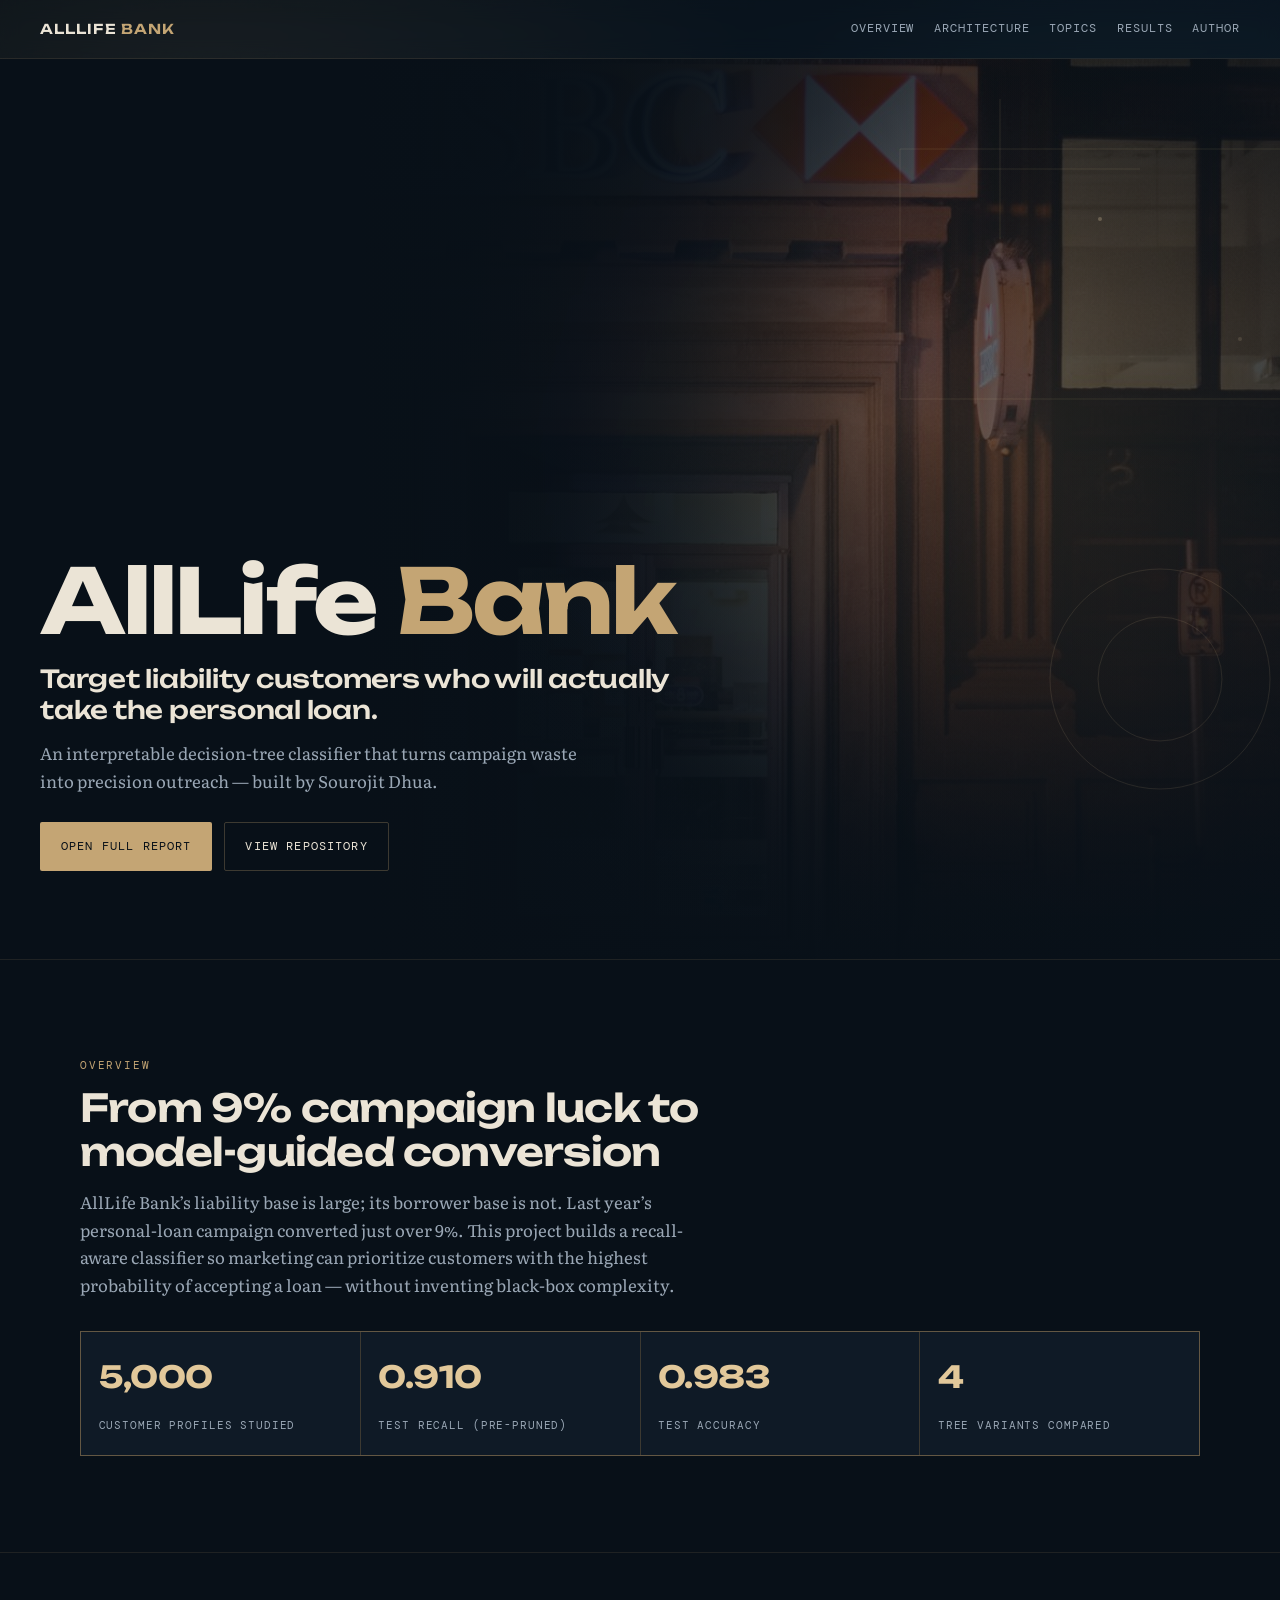
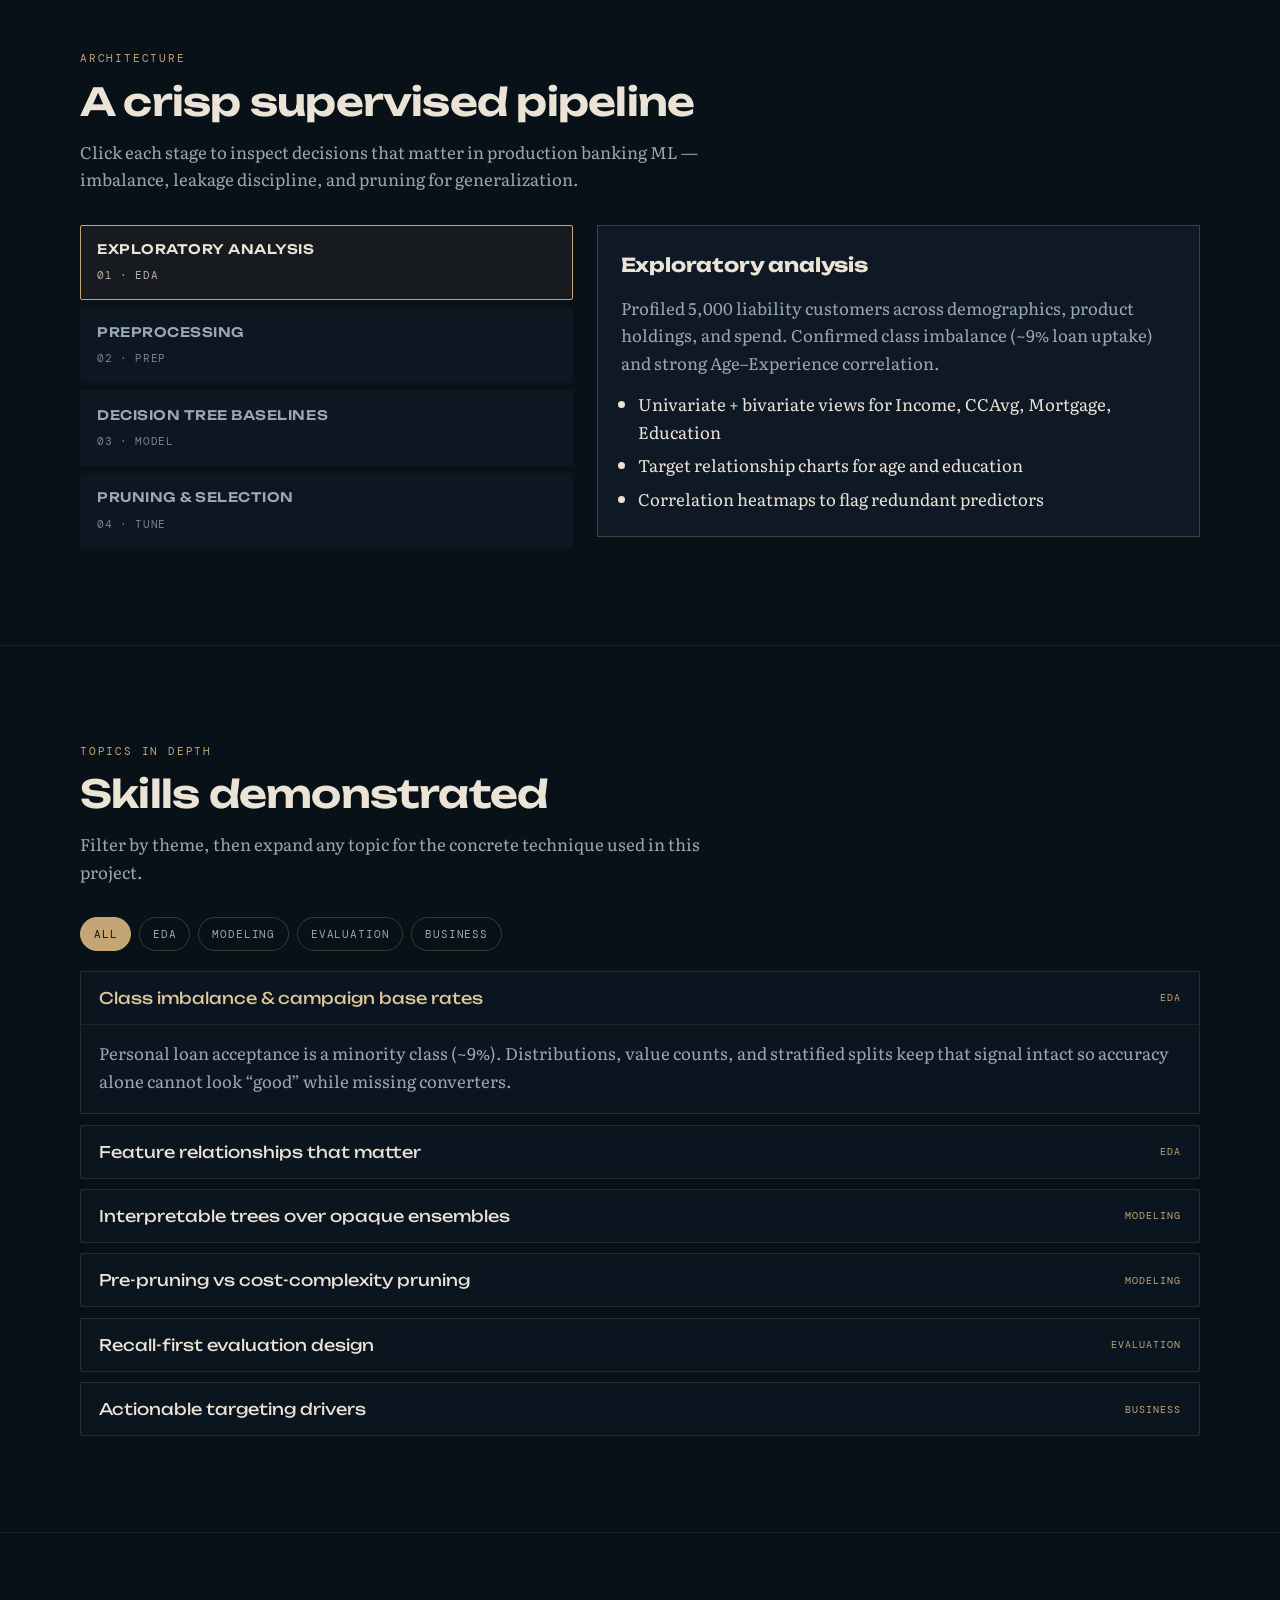
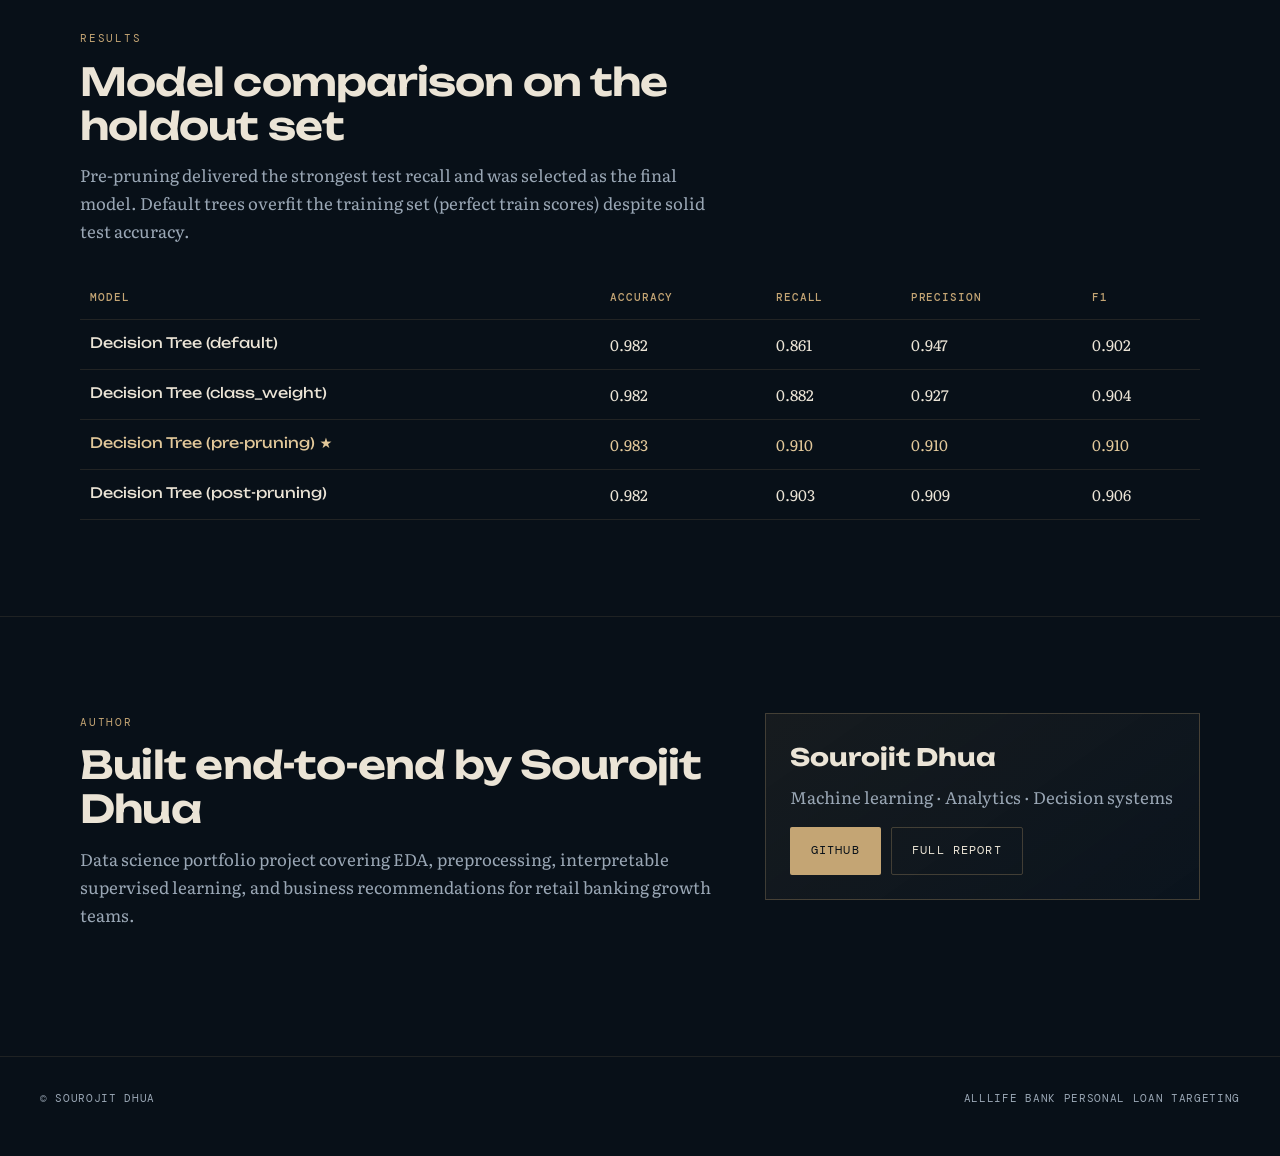
<file: docs/index.html>
<!DOCTYPE html>
<html lang="en">
  <head>
    <meta charset="utf-8" />
    <meta name="viewport" content="width=device-width, initial-scale=1" />
    <title>AllLife Bank · Personal Loan Targeting — Sourojit Dhua</title>
    <meta
      name="description"
      content="Decision-tree classifier by Sourojit Dhua that identifies AllLife Bank liability customers most likely to accept a personal loan."
    />
    <meta name="author" content="Sourojit Dhua" />
    <link rel="preconnect" href="https://fonts.googleapis.com" />
    <link rel="preconnect" href="https://fonts.gstatic.com" crossorigin />
    <link
      href="https://fonts.googleapis.com/css2?family=DM+Mono:wght@400;500&family=Literata:opsz,wght@7..72,400;7..72,500;7..72,600&family=Unbounded:wght@500;600;700&display=swap"
      rel="stylesheet"
    />
    <link rel="stylesheet" href="styles.css" />
  </head>
  <body>
    <a class="skip-link" href="#overview">Skip to content</a>
    <div class="mesh" aria-hidden="true"></div>
    <div class="grain" aria-hidden="true"></div>

    <header class="site-header">
      <a class="brand-mark" href="#top">AllLife <span>Bank</span></a>
      <nav class="nav" aria-label="Primary">
        <a href="#overview">Overview</a>
        <a href="#architecture">Architecture</a>
        <a href="#topics">Topics</a>
        <a href="#results">Results</a>
        <a href="#author">Author</a>
      </nav>
    </header>

    <main id="top">
      <section class="hero" aria-label="Hero">
        <div class="hero-visual" aria-hidden="true">
          <div class="hero-photo">
            <img
              src="pexels-introspectivedsgn-7447893.jpg"
              alt=""
              width="1920"
              height="2880"
              decoding="async"
              fetchpriority="high"
            />
          </div>
          <div class="hero-wash"></div>
          <div class="hero-fade"></div>
          <svg class="hero-etch" viewBox="0 0 1440 900" preserveAspectRatio="xMidYMid slice">
            <g stroke="#c4a574" stroke-opacity="0.18" fill="none" stroke-width="1">
              <path d="M980 90 H1380 V340 H980 Z" />
              <path d="M1080 40 V180" />
              <path d="M1020 110 H1220" />
              <circle cx="1240" cy="620" r="110" />
              <circle cx="1240" cy="620" r="62" />
            </g>
            <g fill="#e2c89a" fill-opacity="0.45">
              <circle cx="1180" cy="160" r="2">
                <animate attributeName="opacity" values="0.25;1;0.25" dur="4.2s" repeatCount="indefinite" />
              </circle>
              <circle cx="1320" cy="280" r="2">
                <animate attributeName="opacity" values="0.9;0.2;0.9" dur="5.1s" repeatCount="indefinite" />
              </circle>
            </g>
          </svg>
        </div>

        <div class="hero-copy">
          <h1 class="hero-brand">AllLife <em>Bank</em></h1>
          <p class="hero-headline">Target liability customers who will actually take the personal loan.</p>
          <p class="hero-support">
            An interpretable decision-tree classifier that turns campaign waste into precision outreach — built by
            Sourojit Dhua.
          </p>
          <div class="cta-row">
            <a class="btn btn-primary" href="report.html">Open full report</a>
            <a class="btn btn-ghost" href="https://github.com/sourojitd/AIML-AllLifeBank">View repository</a>
          </div>
        </div>
      </section>

      <section class="section" id="overview">
        <div class="section-inner reveal">
          <p class="eyebrow">Overview</p>
          <h2>From 9% campaign luck to model-guided conversion</h2>
          <p class="lead">
            AllLife Bank’s liability base is large; its borrower base is not. Last year’s personal-loan campaign
            converted just over 9%. This project builds a recall-aware classifier so marketing can prioritize customers
            with the highest probability of accepting a loan — without inventing black-box complexity.
          </p>
          <div class="metrics" aria-label="Key results">
            <div class="metric">
              <strong>5,000</strong>
              <span>Customer profiles studied</span>
            </div>
            <div class="metric">
              <strong>0.910</strong>
              <span>Test recall (pre-pruned)</span>
            </div>
            <div class="metric">
              <strong>0.983</strong>
              <span>Test accuracy</span>
            </div>
            <div class="metric">
              <strong>4</strong>
              <span>Tree variants compared</span>
            </div>
          </div>
        </div>
      </section>

      <section class="section" id="architecture">
        <div class="section-inner reveal">
          <p class="eyebrow">Architecture</p>
          <h2>A crisp supervised pipeline</h2>
          <p class="lead">
            Click each stage to inspect decisions that matter in production banking ML — imbalance, leakage discipline,
            and pruning for generalization.
          </p>
          <div class="pipeline">
            <div class="step-list" data-step-list role="tablist" aria-label="Pipeline stages"></div>
            <div class="step-panel" data-step-panel role="tabpanel" aria-live="polite"></div>
          </div>
        </div>
      </section>

      <section class="section" id="topics">
        <div class="section-inner reveal">
          <p class="eyebrow">Topics in depth</p>
          <h2>Skills demonstrated</h2>
          <p class="lead">Filter by theme, then expand any topic for the concrete technique used in this project.</p>
          <div class="filters" data-filters>
            <button class="filter-btn" type="button" data-filter="all" aria-pressed="true">All</button>
            <button class="filter-btn" type="button" data-filter="eda" aria-pressed="false">EDA</button>
            <button class="filter-btn" type="button" data-filter="ml" aria-pressed="false">Modeling</button>
            <button class="filter-btn" type="button" data-filter="eval" aria-pressed="false">Evaluation</button>
            <button class="filter-btn" type="button" data-filter="biz" aria-pressed="false">Business</button>
          </div>
          <div class="topic-grid">
            <article class="topic" data-topic data-tags="eda" open>
              <button class="topic-toggle" type="button" data-topic-toggle aria-expanded="true">
                Class imbalance &amp; campaign base rates
                <span>EDA</span>
              </button>
              <div class="topic-body">
                Personal loan acceptance is a minority class (~9%). Distributions, value counts, and stratified splits
                keep that signal intact so accuracy alone cannot look “good” while missing converters.
              </div>
            </article>
            <article class="topic" data-topic data-tags="eda">
              <button class="topic-toggle" type="button" data-topic-toggle aria-expanded="false">
                Feature relationships that matter
                <span>EDA</span>
              </button>
              <div class="topic-body">
                Income and CCAvg are right-skewed; Age and Experience correlate ~0.99. Education and product holdings
                (especially CD accounts in tree rules) interact with spend and family size in the decision paths.
              </div>
            </article>
            <article class="topic" data-topic data-tags="ml">
              <button class="topic-toggle" type="button" data-topic-toggle aria-expanded="false">
                Interpretable trees over opaque ensembles
                <span>Modeling</span>
              </button>
              <div class="topic-body">
                Used <code>DecisionTreeClassifier</code> so marketing can read exportable rules. Compared default trees,
                <code>class_weight='balanced'</code>, hyperparameter pre-pruning, and CCP post-pruning — not a grab-bag
                of unrelated algorithms.
              </div>
            </article>
            <article class="topic" data-topic data-tags="ml">
              <button class="topic-toggle" type="button" data-topic-toggle aria-expanded="false">
                Pre-pruning vs cost-complexity pruning
                <span>Modeling</span>
              </button>
              <div class="topic-body">
                Pre-pruning searched <code>max_depth</code>, <code>max_leaf_nodes</code>, and
                <code>min_samples_split</code>. Post-pruning swept <code>ccp_alpha</code> for peak recall. Selected model:
                depth 6, 50 leaf nodes, min split 30.
              </div>
            </article>
            <article class="topic" data-topic data-tags="eval">
              <button class="topic-toggle" type="button" data-topic-toggle aria-expanded="false">
                Recall-first evaluation design
                <span>Evaluation</span>
              </button>
              <div class="topic-body">
                False negatives (missed likely borrowers) waste growth opportunity. Model selection optimized test recall
                while watching precision and F1 so outreach does not explode false positives.
              </div>
            </article>
            <article class="topic" data-topic data-tags="biz">
              <button class="topic-toggle" type="button" data-topic-toggle aria-expanded="false">
                Actionable targeting drivers
                <span>Business</span>
              </button>
              <div class="topic-body">
                Income, family size, education level, and credit-card spend dominate importance. Rules surface clear
                segments (e.g. higher income + larger family / graduate+ education) for campaign prioritization.
              </div>
            </article>
          </div>
        </div>
      </section>

      <section class="section" id="results">
        <div class="section-inner reveal">
          <p class="eyebrow">Results</p>
          <h2>Model comparison on the holdout set</h2>
          <p class="lead">
            Pre-pruning delivered the strongest test recall and was selected as the final model. Default trees overfit
            the training set (perfect train scores) despite solid test accuracy.
          </p>
          <table class="model-table">
            <thead>
              <tr>
                <th>Model</th>
                <th>Accuracy</th>
                <th>Recall</th>
                <th>Precision</th>
                <th>F1</th>
              </tr>
            </thead>
            <tbody>
              <tr>
                <td>Decision Tree (default)</td>
                <td>0.982</td>
                <td>0.861</td>
                <td>0.947</td>
                <td>0.902</td>
              </tr>
              <tr>
                <td>Decision Tree (class_weight)</td>
                <td>0.982</td>
                <td>0.882</td>
                <td>0.927</td>
                <td>0.904</td>
              </tr>
              <tr class="is-best">
                <td>Decision Tree (pre-pruning) ★</td>
                <td>0.983</td>
                <td>0.910</td>
                <td>0.910</td>
                <td>0.910</td>
              </tr>
              <tr>
                <td>Decision Tree (post-pruning)</td>
                <td>0.982</td>
                <td>0.903</td>
                <td>0.909</td>
                <td>0.906</td>
              </tr>
            </tbody>
          </table>
        </div>
      </section>

      <section class="section" id="author">
        <div class="section-inner author reveal">
          <div>
            <p class="eyebrow">Author</p>
            <h2>Built end-to-end by Sourojit Dhua</h2>
            <p class="lead">
              Data science portfolio project covering EDA, preprocessing, interpretable supervised learning, and
              business recommendations for retail banking growth teams.
            </p>
          </div>
          <aside class="author-card">
            <h3>Sourojit Dhua</h3>
            <p>Machine learning · Analytics · Decision systems</p>
            <div class="author-links">
              <a class="btn btn-primary" href="https://github.com/sourojitd">GitHub</a>
              <a class="btn btn-ghost" href="report.html">Full report</a>
            </div>
          </aside>
        </div>
      </section>
    </main>

    <footer class="site-footer">
      <span>© Sourojit Dhua</span>
      <span>AllLife Bank Personal Loan Targeting</span>
    </footer>

    <script src="main.js"></script>
  </body>
</html>
</file>
<file: docs/styles.css>
:root {
  --ink: #081018;
  --ink-2: #0f1a26;
  --panel: rgba(18, 30, 44, 0.72);
  --line: rgba(196, 165, 116, 0.28);
  --brass: #c4a574;
  --brass-bright: #e2c89a;
  --mint: #6eb5a2;
  --paper: #ebe4d6;
  --muted: #9aa7b5;
  --danger: #c97b6a;
  --radius: 2px;
  --font-display: "Unbounded", system-ui, sans-serif;
  --font-body: "Literata", Georgia, serif;
  --font-ui: "DM Mono", ui-monospace, monospace;
  --max: 1120px;
  --ease: cubic-bezier(0.22, 1, 0.36, 1);
}

*,
*::before,
*::after {
  box-sizing: border-box;
}

html {
  scroll-behavior: smooth;
}

body {
  margin: 0;
  color: var(--paper);
  background: var(--ink);
  font-family: var(--font-body);
  font-size: 1.05rem;
  line-height: 1.65;
  -webkit-font-smoothing: antialiased;
  overflow-x: hidden;
}

img,
svg {
  display: block;
  max-width: 100%;
}

a {
  color: var(--brass-bright);
  text-decoration-thickness: 1px;
  text-underline-offset: 0.18em;
}

a:hover {
  color: #fff;
}

.skip-link {
  position: absolute;
  left: -999px;
  top: 0;
  background: var(--brass);
  color: var(--ink);
  padding: 0.6rem 1rem;
  z-index: 1000;
}

.skip-link:focus {
  left: 1rem;
  top: 1rem;
}

/* Atmosphere */
.grain,
.mesh {
  position: fixed;
  inset: 0;
  pointer-events: none;
  z-index: 0;
}

.mesh {
  background:
    radial-gradient(ellipse 80% 55% at 15% 10%, rgba(196, 165, 116, 0.16), transparent 55%),
    radial-gradient(ellipse 60% 50% at 85% 20%, rgba(110, 181, 162, 0.1), transparent 50%),
    radial-gradient(ellipse 70% 60% at 50% 100%, rgba(20, 48, 70, 0.55), transparent 60%),
    linear-gradient(165deg, #081018 0%, #102033 45%, #081018 100%);
}

.grain {
  opacity: 0.08;
  mix-blend-mode: soft-light;
  background-image: url("data:image/svg+xml,%3Csvg viewBox='0 0 256 256' xmlns='http://www.w3.org/2000/svg'%3E%3Cfilter id='n'%3E%3CfeTurbulence type='fractalNoise' baseFrequency='0.85' numOctaves='4' stitchTiles='stitch'/%3E%3C/filter%3E%3Crect width='100%25' height='100%25' filter='url(%23n)'/%3E%3C/svg%3E");
}

.site-header,
main,
.site-footer {
  position: relative;
  z-index: 1;
}

.site-header {
  display: flex;
  justify-content: space-between;
  align-items: center;
  gap: 1rem;
  padding: 1.1rem clamp(1rem, 4vw, 2.5rem);
  border-bottom: 1px solid rgba(196, 165, 116, 0.12);
  backdrop-filter: blur(10px);
  background: rgba(8, 16, 24, 0.45);
  position: sticky;
  top: 0;
  z-index: 20;
}

.brand-mark {
  font-family: var(--font-display);
  font-weight: 600;
  font-size: 0.85rem;
  letter-spacing: 0.08em;
  text-transform: uppercase;
  color: var(--paper);
  text-decoration: none;
}

.brand-mark span {
  color: var(--brass);
}

.nav {
  display: flex;
  flex-wrap: wrap;
  gap: 0.9rem 1.25rem;
}

.nav a {
  font-family: var(--font-ui);
  font-size: 0.72rem;
  letter-spacing: 0.08em;
  text-transform: uppercase;
  color: var(--muted);
  text-decoration: none;
}

.nav a:hover {
  color: var(--brass-bright);
}

/* Hero */
.hero {
  min-height: 100svh;
  display: grid;
  place-items: end start;
  padding: clamp(2rem, 6vw, 5rem) clamp(1rem, 4vw, 2.5rem) clamp(3rem, 8vw, 5.5rem);
  position: relative;
  isolation: isolate;
  overflow: hidden;
  background: #081018;
}

.hero-visual {
  position: absolute;
  inset: 0;
  z-index: -1;
  overflow: hidden;
}

.hero-photo {
  position: absolute;
  inset: 0;
  -webkit-mask-image: linear-gradient(
    90deg,
    transparent 0%,
    transparent 18%,
    rgba(0, 0, 0, 0.35) 42%,
    rgba(0, 0, 0, 0.85) 68%,
    #000 100%
  );
  mask-image: linear-gradient(
    90deg,
    transparent 0%,
    transparent 18%,
    rgba(0, 0, 0, 0.35) 42%,
    rgba(0, 0, 0, 0.85) 68%,
    #000 100%
  );
}

.hero-photo img {
  width: 100%;
  height: 100%;
  object-fit: cover;
  object-position: 72% 42%;
  transform: scale(1.08);
  filter: saturate(0.92) contrast(1.05) brightness(0.78);
  animation: hero-drift 28s var(--ease) infinite alternate;
}

.hero-wash {
  position: absolute;
  inset: 0;
  background:
    radial-gradient(ellipse 55% 70% at 78% 45%, rgba(196, 165, 116, 0.18), transparent 62%),
    radial-gradient(ellipse 40% 50% at 88% 70%, rgba(255, 140, 70, 0.12), transparent 55%),
    linear-gradient(90deg, #081018 0%, #081018 28%, rgba(8, 16, 24, 0.72) 52%, rgba(8, 16, 24, 0.28) 74%, rgba(12, 20, 28, 0.45) 100%),
    linear-gradient(180deg, rgba(8, 16, 24, 0.35) 0%, transparent 28%, transparent 62%, rgba(8, 16, 24, 0.88) 100%);
  mix-blend-mode: normal;
}

.hero-fade {
  position: absolute;
  inset: 0;
  background:
    linear-gradient(105deg, rgba(8, 16, 24, 0.97) 0%, rgba(8, 16, 24, 0.82) 34%, rgba(8, 16, 24, 0.2) 62%, rgba(8, 16, 24, 0.55) 100%),
    linear-gradient(180deg, rgba(8, 16, 24, 0.25) 0%, transparent 40%, rgba(8, 16, 24, 0.9) 100%);
  pointer-events: none;
}

.hero-etch {
  position: absolute;
  inset: 0;
  width: 100%;
  height: 100%;
  opacity: 0.7;
  pointer-events: none;
  mix-blend-mode: screen;
}

@keyframes hero-drift {
  from {
    transform: scale(1.08) translate3d(0, 0, 0);
  }
  to {
    transform: scale(1.14) translate3d(-1.5%, -1%, 0);
  }
}

.hero-copy {
  max-width: min(40rem, 54vw);
  position: relative;
  z-index: 1;
}

.hero-copy::before {
  content: "";
  position: absolute;
  inset: -2.5rem -2rem -2rem -1.5rem;
  background: radial-gradient(ellipse at 20% 40%, rgba(8, 16, 24, 0.55), transparent 70%);
  z-index: -1;
  pointer-events: none;
}

.hero-brand {
  margin: 0 0 1.25rem;
  font-family: var(--font-display);
  font-weight: 700;
  font-size: clamp(2.8rem, 8vw, 5.6rem);
  line-height: 0.95;
  letter-spacing: -0.03em;
  color: var(--paper);
  text-wrap: balance;
}

.hero-brand em {
  font-style: normal;
  color: var(--brass);
}

.hero-headline {
  margin: 0 0 0.85rem;
  font-family: var(--font-display);
  font-weight: 500;
  font-size: clamp(1.15rem, 2.4vw, 1.55rem);
  letter-spacing: -0.01em;
  line-height: 1.25;
  color: var(--paper);
}

.hero-support {
  margin: 0 0 1.75rem;
  max-width: 34rem;
  color: var(--muted);
  font-size: 1.05rem;
}

.cta-row {
  display: flex;
  flex-wrap: wrap;
  gap: 0.75rem;
}

.btn {
  display: inline-flex;
  align-items: center;
  justify-content: center;
  gap: 0.45rem;
  padding: 0.85rem 1.25rem;
  font-family: var(--font-ui);
  font-size: 0.72rem;
  letter-spacing: 0.1em;
  text-transform: uppercase;
  text-decoration: none;
  border: 1px solid transparent;
  border-radius: var(--radius);
  transition: transform 0.25s var(--ease), background 0.25s var(--ease), border-color 0.25s var(--ease), color 0.25s var(--ease);
}

.btn:hover {
  transform: translateY(-2px);
}

.btn-primary {
  background: var(--brass);
  color: var(--ink);
}

.btn-primary:hover {
  background: var(--brass-bright);
  color: var(--ink);
}

.btn-ghost {
  background: transparent;
  border-color: var(--line);
  color: var(--paper);
}

.btn-ghost:hover {
  border-color: var(--brass);
  color: var(--brass-bright);
}

/* Sections */
.section {
  padding: clamp(3.5rem, 8vw, 6rem) clamp(1rem, 4vw, 2.5rem);
  border-top: 1px solid rgba(196, 165, 116, 0.12);
}

.section-inner {
  max-width: var(--max);
  margin: 0 auto;
}

.eyebrow {
  margin: 0 0 0.75rem;
  font-family: var(--font-ui);
  font-size: 0.7rem;
  letter-spacing: 0.16em;
  text-transform: uppercase;
  color: var(--brass);
}

.section h2 {
  margin: 0 0 0.85rem;
  font-family: var(--font-display);
  font-weight: 600;
  font-size: clamp(1.7rem, 3.5vw, 2.4rem);
  letter-spacing: -0.02em;
  line-height: 1.15;
  max-width: 18ch;
}

.lead {
  margin: 0 0 2rem;
  max-width: 40rem;
  color: var(--muted);
}

.metrics {
  display: grid;
  grid-template-columns: repeat(4, minmax(0, 1fr));
  gap: 1px;
  background: var(--line);
  border: 1px solid var(--line);
  margin-top: 2rem;
}

.metric {
  background: var(--ink-2);
  padding: 1.25rem 1.1rem;
}

.metric strong {
  display: block;
  font-family: var(--font-display);
  font-size: clamp(1.4rem, 3vw, 1.9rem);
  letter-spacing: -0.02em;
  color: var(--brass-bright);
  margin-bottom: 0.35rem;
}

.metric span {
  font-family: var(--font-ui);
  font-size: 0.68rem;
  letter-spacing: 0.08em;
  text-transform: uppercase;
  color: var(--muted);
}

/* Pipeline explorer */
.pipeline {
  display: grid;
  grid-template-columns: minmax(0, 0.9fr) minmax(0, 1.1fr);
  gap: 1.5rem;
  align-items: start;
}

.step-list {
  display: flex;
  flex-direction: column;
  gap: 0.45rem;
}

.step-btn {
  width: 100%;
  text-align: left;
  border: 1px solid transparent;
  background: rgba(15, 26, 38, 0.8);
  color: var(--muted);
  padding: 0.95rem 1rem;
  cursor: pointer;
  font-family: var(--font-body);
  font-size: 1rem;
  border-radius: var(--radius);
  transition: border-color 0.25s var(--ease), color 0.25s var(--ease), background 0.25s var(--ease);
}

.step-btn strong {
  display: block;
  font-family: var(--font-display);
  font-size: 0.82rem;
  font-weight: 560;
  letter-spacing: 0.04em;
  text-transform: uppercase;
  margin-bottom: 0.2rem;
  color: inherit;
}

.step-btn small {
  font-family: var(--font-ui);
  font-size: 0.68rem;
  letter-spacing: 0.06em;
  text-transform: uppercase;
  opacity: 0.75;
}

.step-btn:hover,
.step-btn[aria-selected="true"] {
  border-color: var(--brass);
  color: var(--paper);
  background: rgba(196, 165, 116, 0.08);
}

.step-panel {
  min-height: 16rem;
  border: 1px solid var(--line);
  background: var(--panel);
  padding: 1.5rem 1.4rem;
  backdrop-filter: blur(8px);
}

.step-panel h3 {
  margin: 0 0 0.75rem;
  font-family: var(--font-display);
  font-size: 1.2rem;
  letter-spacing: -0.01em;
}

.step-panel p {
  margin: 0 0 0.85rem;
  color: var(--muted);
}

.step-panel ul {
  margin: 0;
  padding-left: 1.1rem;
  color: var(--paper);
}

.step-panel li + li {
  margin-top: 0.35rem;
}

/* Topics */
.filters {
  display: flex;
  flex-wrap: wrap;
  gap: 0.5rem;
  margin-bottom: 1.25rem;
}

.filter-btn {
  border: 1px solid var(--line);
  background: transparent;
  color: var(--muted);
  font-family: var(--font-ui);
  font-size: 0.68rem;
  letter-spacing: 0.08em;
  text-transform: uppercase;
  padding: 0.55rem 0.8rem;
  cursor: pointer;
  border-radius: 999px;
  transition: all 0.2s var(--ease);
}

.filter-btn:hover,
.filter-btn[aria-pressed="true"] {
  color: var(--ink);
  background: var(--brass);
  border-color: var(--brass);
}

.topic-grid {
  display: grid;
  gap: 0.65rem;
}

.topic {
  border: 1px solid rgba(196, 165, 116, 0.16);
  background: rgba(15, 26, 38, 0.65);
  border-radius: var(--radius);
  overflow: hidden;
}

.topic[hidden] {
  display: none;
}

.topic-toggle {
  width: 100%;
  display: flex;
  justify-content: space-between;
  align-items: center;
  gap: 1rem;
  padding: 1rem 1.1rem;
  background: transparent;
  border: 0;
  color: var(--paper);
  cursor: pointer;
  text-align: left;
  font-family: var(--font-display);
  font-size: 1rem;
}

.topic-toggle span {
  font-family: var(--font-ui);
  font-size: 0.65rem;
  letter-spacing: 0.1em;
  text-transform: uppercase;
  color: var(--brass);
}

.topic-body {
  display: none;
  padding: 0 1.1rem 1.15rem;
  color: var(--muted);
  border-top: 1px solid rgba(196, 165, 116, 0.12);
}

.topic[open] .topic-body {
  display: block;
  padding-top: 0.9rem;
}

.topic[open] .topic-toggle {
  color: var(--brass-bright);
}

/* Results strip */
.model-table {
  width: 100%;
  border-collapse: collapse;
  font-size: 0.95rem;
  margin-top: 1.5rem;
}

.model-table th,
.model-table td {
  padding: 0.75rem 0.65rem;
  border-bottom: 1px solid rgba(196, 165, 116, 0.14);
  text-align: left;
}

.model-table th {
  font-family: var(--font-ui);
  font-size: 0.68rem;
  letter-spacing: 0.08em;
  text-transform: uppercase;
  color: var(--brass);
  font-weight: 500;
}

.model-table tr.is-best td {
  color: var(--brass-bright);
}

.model-table td:first-child {
  font-family: var(--font-display);
  font-size: 0.9rem;
}

/* Author */
.author {
  display: grid;
  grid-template-columns: minmax(0, 1.2fr) minmax(0, 0.8fr);
  gap: 2rem;
  align-items: start;
}

.author-card {
  border: 1px solid var(--line);
  padding: 1.5rem;
  background: linear-gradient(145deg, rgba(196, 165, 116, 0.08), rgba(15, 26, 38, 0.4));
}

.author-card h3 {
  margin: 0 0 0.35rem;
  font-family: var(--font-display);
  font-size: 1.5rem;
}

.author-card p {
  margin: 0 0 1rem;
  color: var(--muted);
}

.author-links {
  display: flex;
  flex-wrap: wrap;
  gap: 0.65rem;
}

.site-footer {
  padding: 2rem clamp(1rem, 4vw, 2.5rem) 3rem;
  border-top: 1px solid rgba(196, 165, 116, 0.12);
  color: var(--muted);
  font-family: var(--font-ui);
  font-size: 0.7rem;
  letter-spacing: 0.06em;
  text-transform: uppercase;
  display: flex;
  flex-wrap: wrap;
  justify-content: space-between;
  gap: 0.75rem;
}

/* Reveal */
.reveal {
  opacity: 0;
  transform: translateY(18px);
  transition: opacity 0.7s var(--ease), transform 0.7s var(--ease);
}

.reveal.is-in {
  opacity: 1;
  transform: none;
}

@media (max-width: 900px) {
  .hero-copy {
    max-width: 36rem;
  }

  .hero-photo {
    -webkit-mask-image: linear-gradient(
      180deg,
      rgba(0, 0, 0, 0.55) 0%,
      rgba(0, 0, 0, 0.75) 38%,
      rgba(0, 0, 0, 0.25) 72%,
      transparent 100%
    );
    mask-image: linear-gradient(
      180deg,
      rgba(0, 0, 0, 0.55) 0%,
      rgba(0, 0, 0, 0.75) 38%,
      rgba(0, 0, 0, 0.25) 72%,
      transparent 100%
    );
  }

  .hero-photo img {
    object-position: 60% 35%;
  }

  .hero-wash {
    background:
      radial-gradient(ellipse 80% 55% at 50% 20%, rgba(196, 165, 116, 0.16), transparent 60%),
      linear-gradient(180deg, rgba(8, 16, 24, 0.35) 0%, rgba(8, 16, 24, 0.55) 45%, #081018 100%);
  }

  .hero-fade {
    background: linear-gradient(180deg, rgba(8, 16, 24, 0.4) 0%, rgba(8, 16, 24, 0.55) 40%, #081018 100%);
  }

  .metrics {
    grid-template-columns: repeat(2, minmax(0, 1fr));
  }

  .pipeline,
  .author {
    grid-template-columns: 1fr;
  }
}

@media (max-width: 600px) {
  .hero-brand {
    font-size: clamp(2.4rem, 14vw, 3.4rem);
  }

  .hero-copy {
    max-width: 100%;
  }

  .metrics {
    grid-template-columns: 1fr 1fr;
  }

  .model-table {
    display: block;
    overflow-x: auto;
  }
}

@media (prefers-reduced-motion: reduce) {
  html {
    scroll-behavior: auto;
  }

  .reveal {
    opacity: 1;
    transform: none;
    transition: none;
  }

  .btn:hover {
    transform: none;
  }

  .hero-photo img {
    animation: none;
    transform: scale(1.06);
  }
}
</file>
